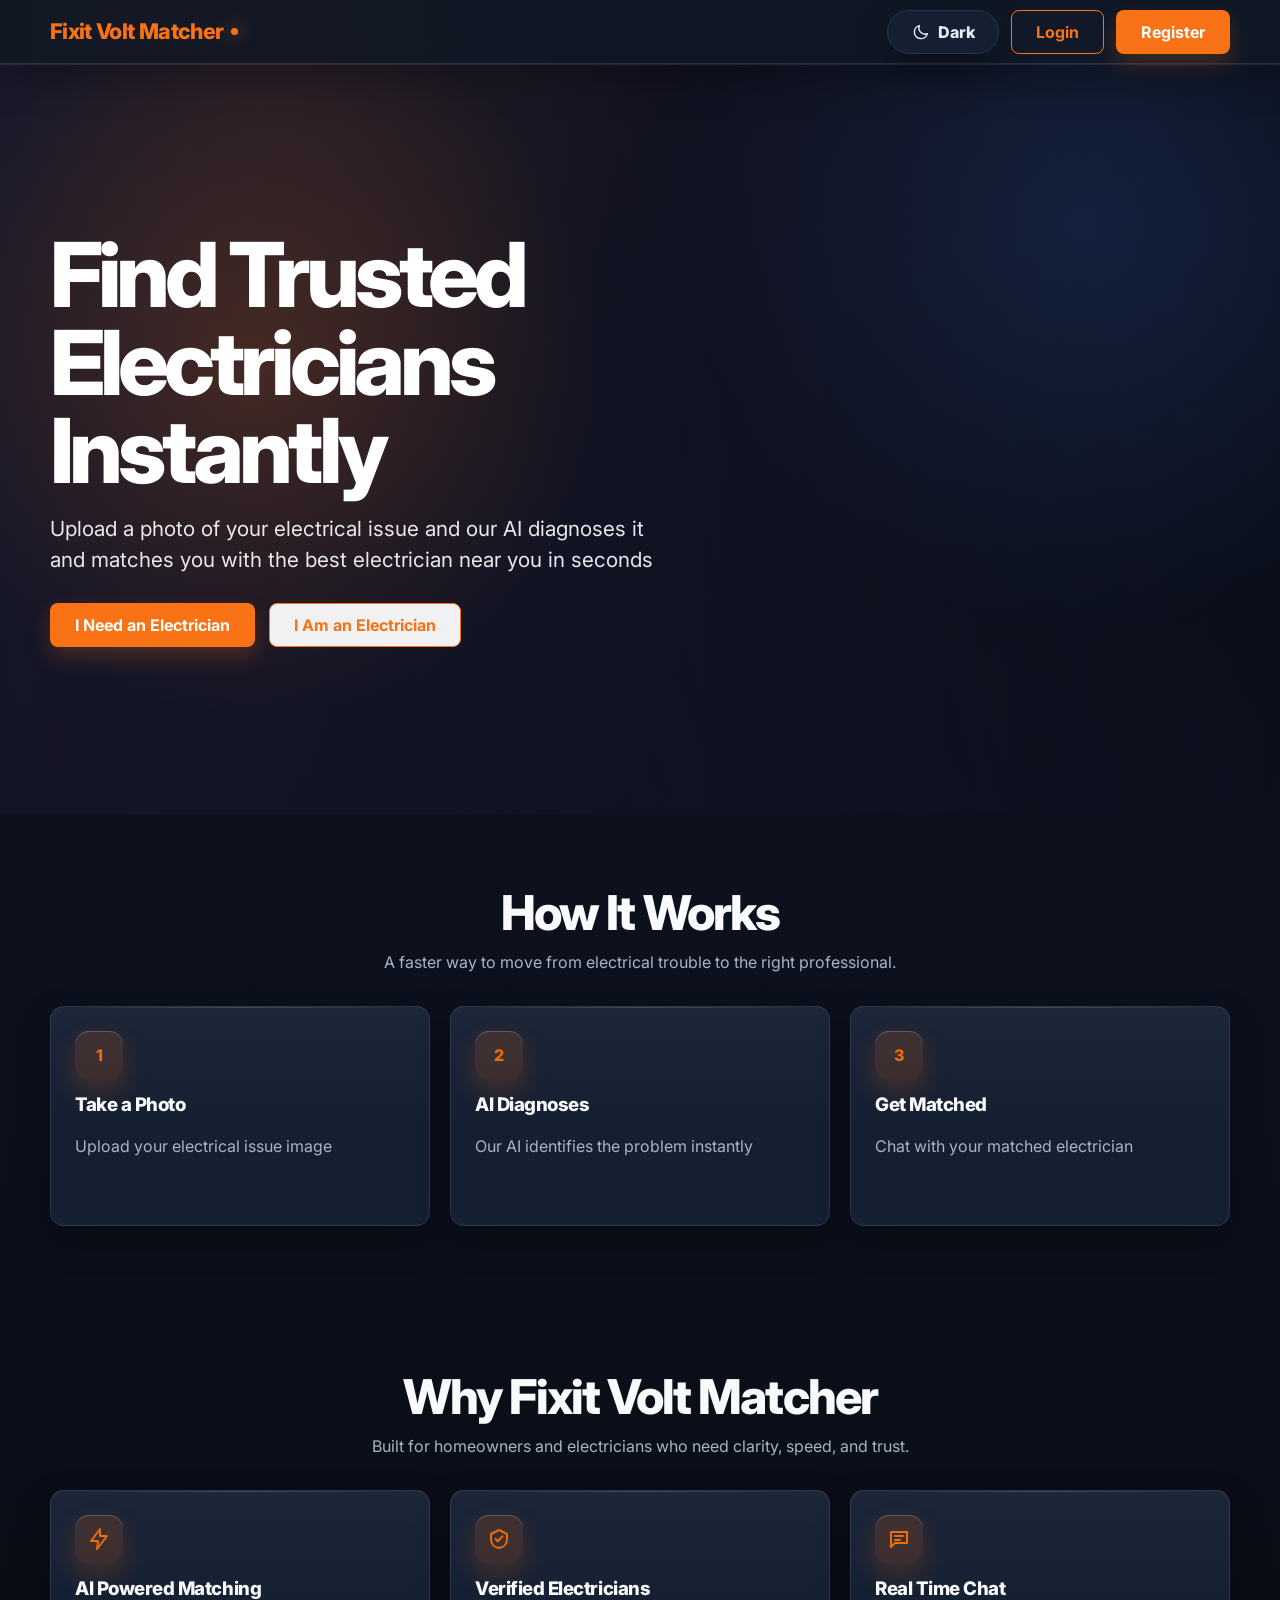
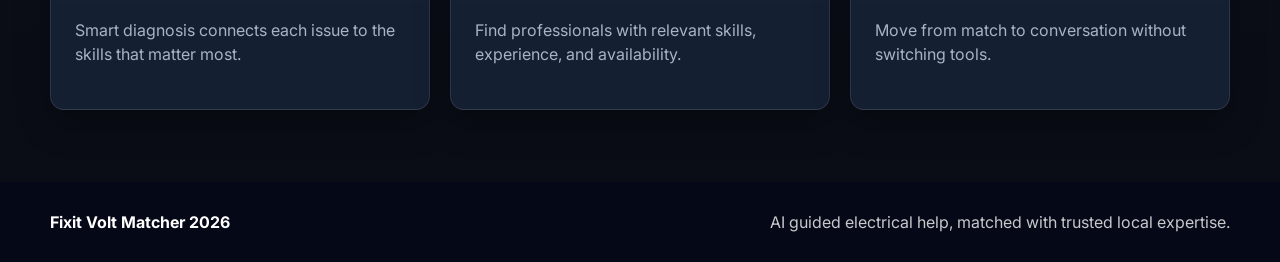
<file: index.html>
﻿<!DOCTYPE html>
<html lang="en">
<head>
  <meta charset="UTF-8">
  <meta name="viewport" content="width=device-width, initial-scale=1.0">
  <meta name="description" content="Fixit Volt Matcher connects customers with trusted electricians using AI diagnosis and smart matching.">
  <title>Fixit Volt Matcher - Trusted Electricians Instantly</title>
  <link rel="stylesheet" href="css/style.css">
  <link rel="stylesheet" href="css/ui-enhancements.css">
  <script src="js/config.js"></script>
</head>
<body>
  <nav class="navbar" aria-label="Main navigation">
    <div class="navbar-inner">
      <a class="logo" href="index.html" aria-label="Fixit Volt Matcher home">Fixit Volt Matcher</a>
      <div class="nav-actions">
        <a class="btn-secondary" href="login.html">Login</a>
        <a class="btn-primary" href="register.html">Register</a>
      </div>
      <button class="mobile-menu-toggle" type="button" aria-label="Open navigation menu" aria-controls="mobileMenu" aria-expanded="false">
        <span></span>
        <span></span>
        <span></span>
      </button>
      <div class="mobile-menu" id="mobileMenu" aria-hidden="true"></div>
    </div>
  </nav>

  <main>
    <section class="hero">
      <div class="hero-content">
        <h1>Find Trusted Electricians Instantly</h1>
        <p>Upload a photo of your electrical issue and our AI diagnoses it and matches you with the best electrician near you in seconds</p>
        <div class="hero-actions">
          <a class="btn-primary" href="register.html">I Need an Electrician</a>
          <a class="btn-secondary" href="register.html?role=electrician">I Am an Electrician</a>
        </div>
      </div>
    </section>

    <section class="section">
      <div class="page-shell">
        <div class="section-header">
          <h2>How It Works</h2>
          <p>A faster way to move from electrical trouble to the right professional.</p>
        </div>
        <div class="steps-grid">
          <article class="card">
            <div class="step-number">1</div>
            <h3>Take a Photo</h3>
            <p class="muted">Upload your electrical issue image</p>
          </article>
          <article class="card">
            <div class="step-number">2</div>
            <h3>AI Diagnoses</h3>
            <p class="muted">Our AI identifies the problem instantly</p>
          </article>
          <article class="card">
            <div class="step-number">3</div>
            <h3>Get Matched</h3>
            <p class="muted">Chat with your matched electrician</p>
          </article>
        </div>
      </div>
    </section>

    <section class="section">
      <div class="page-shell">
        <div class="section-header">
          <h2>Why Fixit Volt Matcher</h2>
          <p>Built for homeowners and electricians who need clarity, speed, and trust.</p>
        </div>
        <div class="feature-grid">
          <article class="card">
            <div class="feature-icon" aria-hidden="true">
              <svg viewBox="0 0 24 24" fill="none">
                <path d="M13 2 4 14h7l-1 8 10-13h-7l0-7Z" stroke="currentColor" stroke-width="2" stroke-linejoin="round"/>
              </svg>
            </div>
            <h3>AI Powered Matching</h3>
            <p class="muted">Smart diagnosis connects each issue to the skills that matter most.</p>
          </article>
          <article class="card">
            <div class="feature-icon" aria-hidden="true">
              <svg viewBox="0 0 24 24" fill="none">
                <path d="M12 3 20 7v5c0 5-3.4 8.5-8 9-4.6-.5-8-4-8-9V7l8-4Z" stroke="currentColor" stroke-width="2" stroke-linejoin="round"/>
                <path d="m8.5 12 2.2 2.2 4.8-5" stroke="currentColor" stroke-width="2" stroke-linecap="round" stroke-linejoin="round"/>
              </svg>
            </div>
            <h3>Verified Electricians</h3>
            <p class="muted">Find professionals with relevant skills, experience, and availability.</p>
          </article>
          <article class="card">
            <div class="feature-icon" aria-hidden="true">
              <svg viewBox="0 0 24 24" fill="none">
                <path d="M4 5h16v11H8l-4 4V5Z" stroke="currentColor" stroke-width="2" stroke-linejoin="round"/>
                <path d="M8 9h8M8 13h5" stroke="currentColor" stroke-width="2" stroke-linecap="round"/>
              </svg>
            </div>
            <h3>Real Time Chat</h3>
            <p class="muted">Move from match to conversation without switching tools.</p>
          </article>
        </div>
      </div>
    </section>
  </main>

  <footer class="site-footer">
    <div class="page-shell">
      <strong>Fixit Volt Matcher 2026</strong>
      <span>AI guided electrical help, matched with trusted local expertise.</span>
    </div>
  </footer>
</body>
</html>
</file>
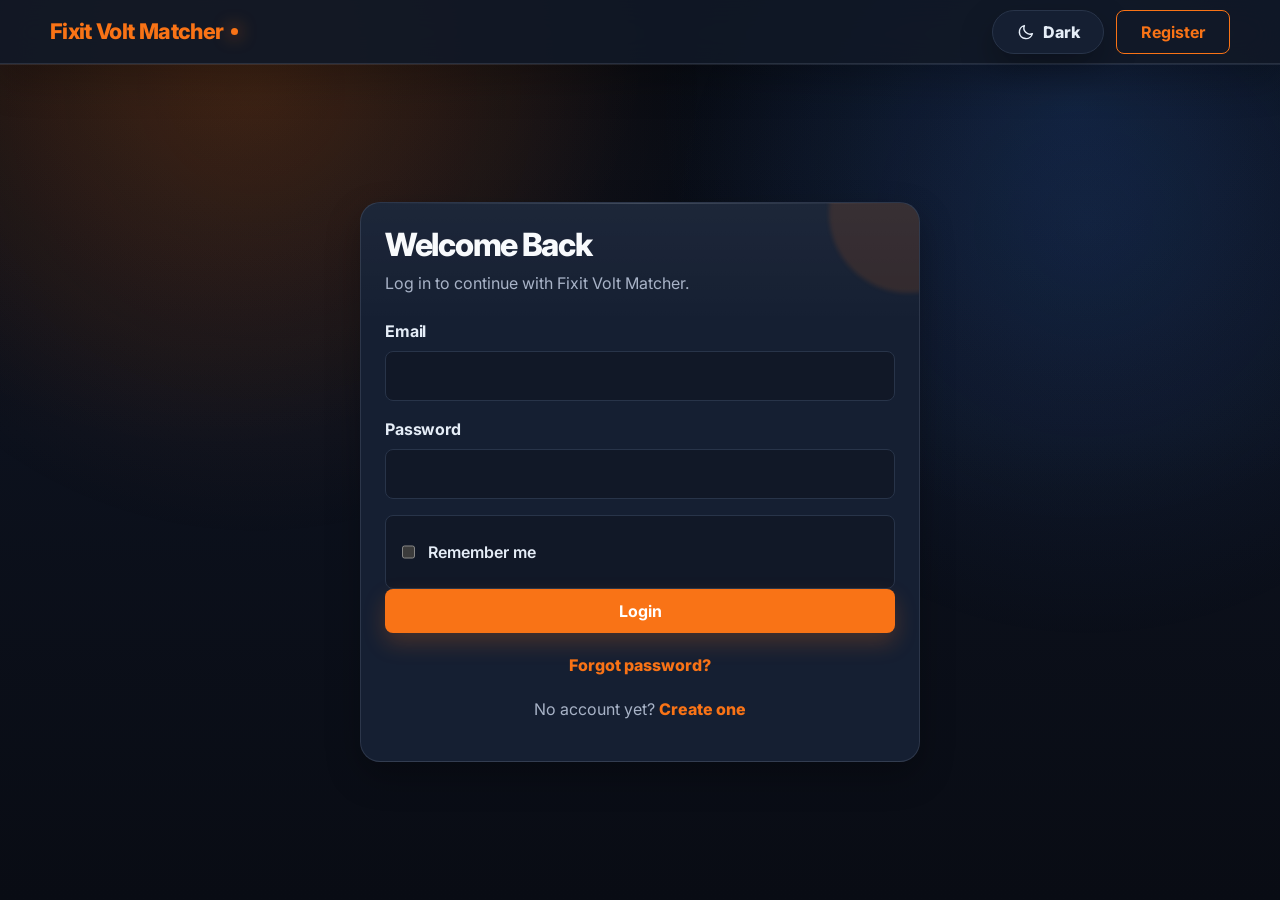
<file: login.html>
﻿<!DOCTYPE html>
<html lang="en">
<head>
  <meta charset="UTF-8">
  <meta name="viewport" content="width=device-width, initial-scale=1.0">
  <meta name="description" content="Log in to your Fixit Volt Matcher account.">
  <title>Login - Fixit Volt Matcher</title>
  <link rel="stylesheet" href="css/style.css">
  <link rel="stylesheet" href="css/ui-enhancements.css">
  <script src="js/config.js"></script>
</head>
<body>
  <nav class="navbar" aria-label="Main navigation">
    <div class="navbar-inner">
      <a class="logo" href="index.html" aria-label="Fixit Volt Matcher home">Fixit Volt Matcher</a>
      <div class="nav-actions">
        <a class="btn-secondary" href="register.html">Register</a>
      </div>
      <button class="mobile-menu-toggle" type="button" aria-label="Open navigation menu" aria-controls="mobileMenu" aria-expanded="false">
        <span></span>
        <span></span>
        <span></span>
      </button>
      <div class="mobile-menu" id="mobileMenu" aria-hidden="true"></div>
    </div>
  </nav>

  <main class="auth-page">
    <section class="card auth-card">
      <h1>Welcome Back</h1>
      <p class="auth-subtitle">Log in to continue with Fixit Volt Matcher.</p>

      <form id="loginForm" novalidate>
        <div class="form-group">
          <label for="email">Email</label>
          <input type="email" id="email" name="email" autocomplete="email" required>
        </div>

        <div class="form-group">
          <label for="password">Password</label>
          <input type="password" id="password" name="password" autocomplete="current-password" required>
        </div>

        <label class="checkbox-card">
          <input type="checkbox" id="rememberMe">
          Remember me
        </label>

        <button class="btn-primary btn-full" id="loginBtn" type="submit">Login</button>
      </form>

      <p class="auth-footer">
        <button class="text-link" id="forgotToggleBtn" type="button">Forgot password?</button>
      </p>

      <div class="forgot-panel hidden" id="forgotPanel">
        <form id="forgotForm" novalidate>
          <div class="form-group">
            <label for="forgotEmail">Email</label>
            <input type="email" id="forgotEmail" autocomplete="email" required>
          </div>
          <button class="btn-secondary btn-full" id="sendResetBtn" type="submit">Send reset link</button>
        </form>
      </div>

      <p class="auth-footer">No account yet? <a href="register.html">Create one</a></p>
    </section>
  </main>
  <script src="js/login.js"></script>
</body>
</html>
</file>
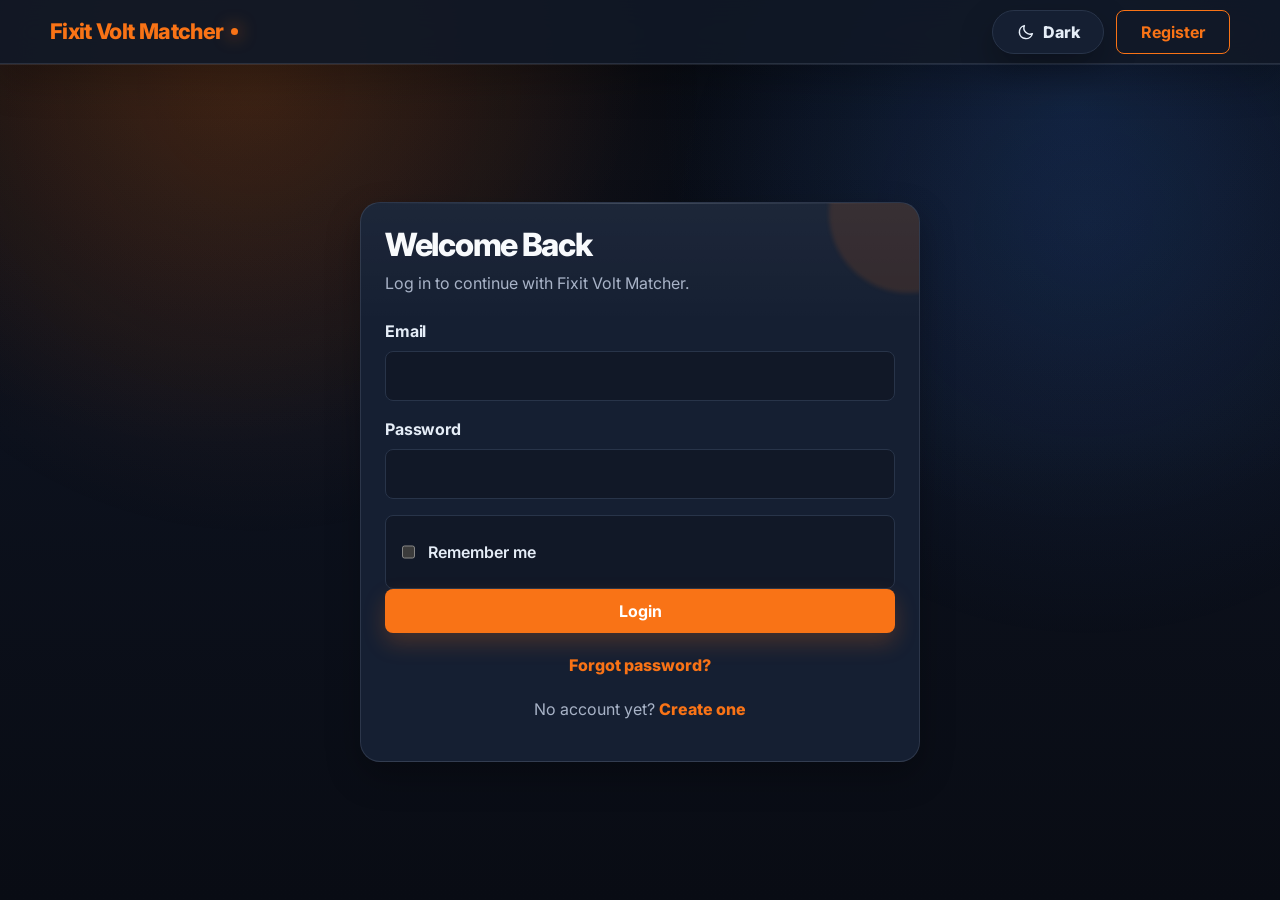
<file: profile.html>
<!DOCTYPE html>
<html lang="en">
<head>
  <meta charset="UTF-8">
  <meta name="viewport" content="width=device-width, initial-scale=1.0">
  <meta name="description" content="Manage your Fixit Volt Matcher profile.">
  <title>Profile - Fixit Volt Matcher</title>
  <link rel="stylesheet" href="css/style.css">
  <link rel="stylesheet" href="css/ui-enhancements.css">
  <script src="js/config.js"></script>
</head>
<body>
  <nav class="navbar" aria-label="Profile navigation">
    <div class="navbar-inner">
      <a class="logo" href="index.html" aria-label="Fixit Volt Matcher home">Fixit Volt Matcher</a>
      <div class="navbar-right">
        <button class="btn-danger" type="button" id="backBtn">Back</button>
      </div>
      <button class="mobile-menu-toggle" type="button" aria-label="Open navigation menu" aria-controls="mobileMenu" aria-expanded="false">
        <span></span>
        <span></span>
        <span></span>
      </button>
      <div class="mobile-menu" id="mobileMenu" aria-hidden="true"></div>
    </div>
  </nav>

  <main class="profile-page">
    <div class="profile-container">
      <section class="card profile-card">
        <div class="profile-header">
          <div class="profile-avatar" id="profileAvatar">?</div>
          <div>
            <h1>Your Profile</h1>
            <p class="profile-subtitle">Manage your account information and preferences.</p>
          </div>
        </div>

        <form id="profileForm" novalidate>
          <div class="form-section">
            <h2>Basic Information</h2>
            
            <div class="form-group">
              <label for="email">Email</label>
              <input type="email" id="email" name="email" readonly>
            </div>

            <div class="form-group">
              <label for="fullName">Full Name</label>
              <input type="text" id="fullName" name="full_name" placeholder="Your full name" required>
            </div>

            <div class="form-group">
              <label for="city">City</label>
              <select id="city" name="city" data-city-select="true" required>
                <option value="" disabled selected>Select your city</option>
              </select>
            </div>

            <div class="form-group">
              <label for="phone">Phone</label>
              <input type="tel" id="phone" name="phone" placeholder="Your phone number" required>
            </div>
          </div>

          <div class="form-section" id="electricianSection" style="display: none;">
            <h2>Professional Information</h2>

            <div class="form-group">
              <label for="bio">Bio</label>
              <textarea id="bio" name="bio" placeholder="Tell customers about yourself" rows="4"></textarea>
            </div>

            <div class="form-group">
              <label for="experience">Years of Experience</label>
              <input type="number" id="experience" name="experience_years" min="0" max="70" placeholder="0">
            </div>

            <div class="form-group">
              <label for="skills">Skills</label>
              <div id="skillsContainer" class="skills-container"></div>
              <input type="text" id="skillInput" placeholder="Add a skill and press Enter">
              <input type="hidden" id="skills" name="skills">
            </div>

            <div class="form-group">
              <label class="checkbox-card">
                <input type="checkbox" id="available" name="available">
                Available for work
              </label>
            </div>
          </div>

          <div class="form-actions">
            <button class="btn-primary" type="submit" id="saveBtn">Save Changes</button>
            <button class="btn-danger" type="button" id="deleteBtn">Delete Account</button>
          </div>
        </form>

        <div id="deleteConfirmModal" class="modal hidden">
          <div class="modal-overlay" id="deleteModalOverlay"></div>
          <div class="modal-content">
            <h2>Delete Account</h2>
            <p>Are you sure you want to delete your account? This action cannot be undone.</p>
            <p class="warning-text">All your data, profile information, and history will be permanently deleted.</p>
            <div class="modal-actions">
              <button class="btn-secondary" type="button" id="cancelDeleteBtn">Cancel</button>
              <button class="btn-danger" type="button" id="confirmDeleteBtn">Yes, Delete My Account</button>
            </div>
          </div>
        </div>
      </section>
    </div>
  </main>

  <script src="js/profile.js"></script>
</body>
</html>
</file>
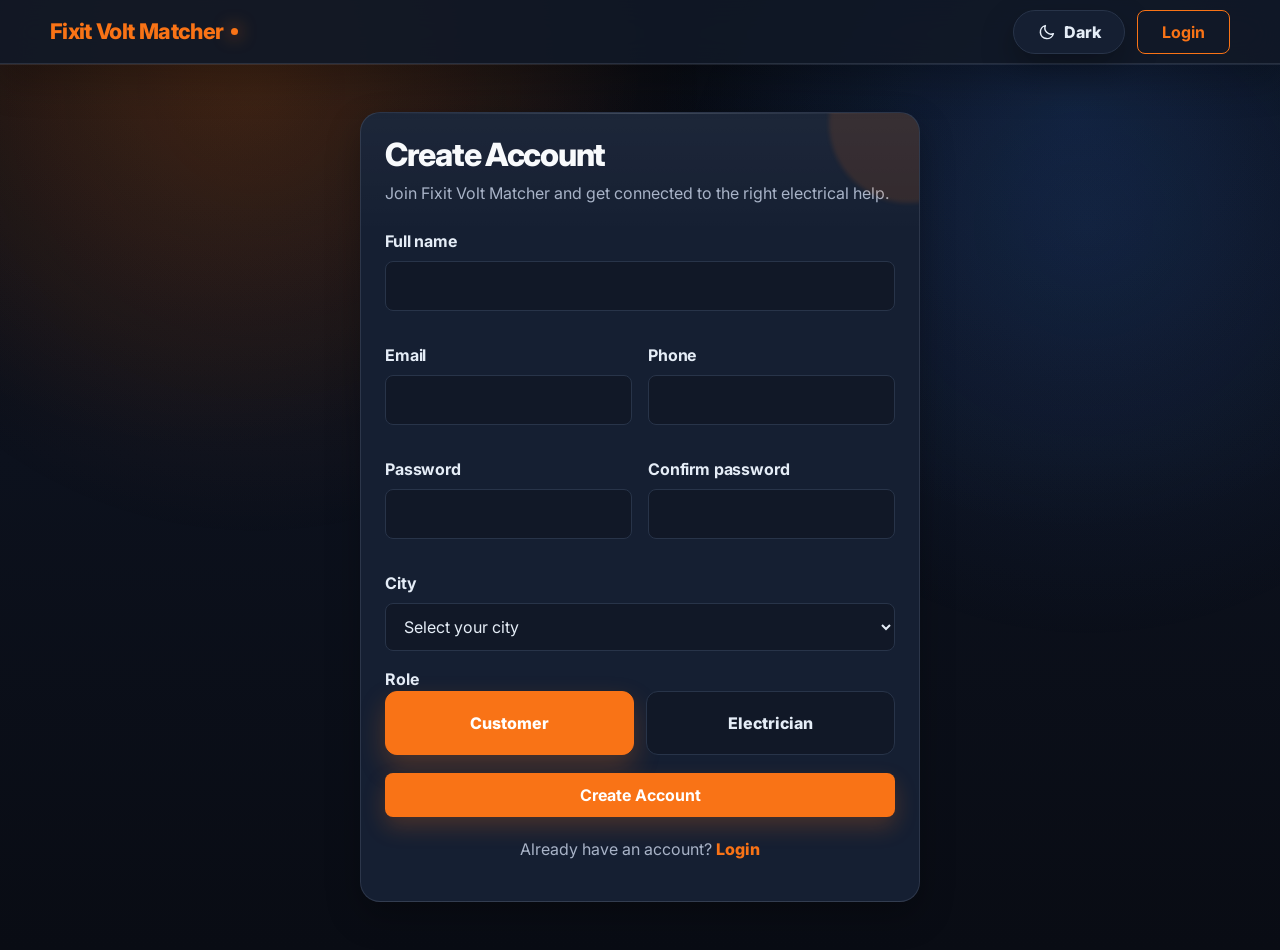
<file: register.html>
﻿<!DOCTYPE html>
<html lang="en">
<head>
  <meta charset="UTF-8">
  <meta name="viewport" content="width=device-width, initial-scale=1.0">
  <meta name="description" content="Create a Fixit Volt Matcher account as a customer or electrician.">
  <title>Register - Fixit Volt Matcher</title>
  <link rel="stylesheet" href="css/style.css">
  <link rel="stylesheet" href="css/ui-enhancements.css">
  <script src="js/config.js"></script>
</head>
<body>
  <nav class="navbar" aria-label="Main navigation">
    <div class="navbar-inner">
      <a class="logo" href="index.html" aria-label="Fixit Volt Matcher home">Fixit Volt Matcher</a>
      <div class="nav-actions">
        <a class="btn-secondary" href="login.html">Login</a>
      </div>
      <button class="mobile-menu-toggle" type="button" aria-label="Open navigation menu" aria-controls="mobileMenu" aria-expanded="false">
        <span></span>
        <span></span>
        <span></span>
      </button>
      <div class="mobile-menu" id="mobileMenu" aria-hidden="true"></div>
    </div>
  </nav>

  <main class="auth-page">
    <section class="card auth-card" id="registerCard">
      <div id="registrationFormWrap">
        <h1>Create Account</h1>
        <p class="auth-subtitle">Join Fixit Volt Matcher and get connected to the right electrical help.</p>

        <form id="registerForm" novalidate>
          <div class="form-grid">
            <div class="form-group full-width">
              <label for="fullName">Full name</label>
              <input type="text" id="fullName" name="full_name" autocomplete="name" required>
            </div>

            <div class="form-group">
              <label for="email">Email</label>
              <input type="email" id="email" name="email" autocomplete="email" required>
            </div>

            <div class="form-group">
              <label for="phone">Phone</label>
              <input type="text" id="phone" name="phone" autocomplete="tel" required>
            </div>

            <div class="form-group">
              <label for="password">Password</label>
              <input type="password" id="password" name="password" autocomplete="new-password" minlength="8" required>
            </div>

            <div class="form-group">
              <label for="confirmPassword">Confirm password</label>
              <input type="password" id="confirmPassword" name="confirm_password" autocomplete="new-password" required>
            </div>

            <div class="form-group full-width">
              <label for="city">City</label>
              <select id="city" name="city" autocomplete="address-level2" data-city-select="true" required>
                <option value="" disabled selected>Select your city</option>
              </select>
            </div>
          </div>

          <label>Role</label>
          <div class="role-toggle" role="group" aria-label="Choose account role">
            <button class="role-option is-selected" type="button" data-role="customer">Customer</button>
            <button class="role-option" type="button" data-role="electrician">Electrician</button>
          </div>

          <div id="electricianFields" class="hidden">
            <div class="form-group">
              <label>Electrical categories</label>
              <div class="skills-picker" id="skillsPicker">
                <p class="input-help">Loading categories...</p>
              </div>
            </div>

            <div class="form-group">
              <label for="bio">Bio</label>
              <textarea id="bio" name="bio" placeholder="describe your experience"></textarea>
            </div>

            <div class="form-group">
              <label for="experienceYears">Years of experience</label>
              <input type="number" id="experienceYears" name="experience_years" min="0" step="1">
            </div>
          </div>

          <button class="btn-primary btn-full" id="createAccountBtn" type="submit">Create Account</button>
        </form>

        <p class="auth-footer">Already have an account? <a href="login.html">Login</a></p>
      </div>

      <div id="otpSection" class="otp-section hidden">
        <h1>Verify Your Email</h1>
        <p class="auth-subtitle">We sent an 8 digit code to your email</p>

        <form id="otpForm" novalidate>
          <label class="hidden" for="otpCode">OTP code</label>
          <input class="otp-input" type="text" inputmode="numeric" pattern="[0-9]{8}" maxlength="8" id="otpCode" autocomplete="one-time-code" required>
          <button class="btn-primary btn-full" id="verifyOtpBtn" type="submit">Verify</button>
        </form>

        <p class="auth-footer">
          Didn't receive it?
          <button class="text-link" id="resendCodeBtn" type="button">Resend code</button>
        </p>
      </div>
    </section>
  </main>
  <script src="js/register.js"></script>
</body>
</html>
</file>
<file: css/style.css>
@import url('https://fonts.googleapis.com/css2?family=Inter:wght@400;500;600;700;800&display=swap');

:root {
  color-scheme: dark;
  --primary: #F97316;
  --primary-dark: #EA6C0A;
  --navy: #050816;
  --background: #080b12;
  --app-background:
    radial-gradient(circle at 16% 0%, rgba(249, 115, 22, 0.14), transparent 28rem),
    radial-gradient(circle at 84% 12%, rgba(59, 130, 246, 0.13), transparent 26rem),
    linear-gradient(180deg, #080b12 0%, #0c111d 48%, #090c14 100%);
  --white: #111827;
  --surface: #111827;
  --surface-elevated: #151f32;
  --surface-muted: #1e293b;
  --success: #22c55e;
  --warning: #f97316;
  --danger: #ef4444;
  --heading: #f8fafc;
  --text-primary: #e5edf7;
  --text-secondary: #a8b3c7;
  --text-inverse: #ffffff;
  --border: #283449;
  --card-border: rgba(148, 163, 184, 0.18);
  --blue: #3b82f6;
  --purple: #a78bfa;
  --gray: #64748b;
  --soft-orange: rgba(249, 115, 22, 0.16);
  --soft-green: rgba(34, 197, 94, 0.16);
  --soft-blue: rgba(59, 130, 246, 0.16);
  --soft-red: rgba(239, 68, 68, 0.16);
  --soft-purple: rgba(167, 139, 250, 0.16);
  --shadow-sm: 0 14px 34px rgba(0, 0, 0, 0.28);
  --shadow-md: 0 26px 70px rgba(0, 0, 0, 0.42);
  --nav-shadow: 0 1px 0 rgba(148, 163, 184, 0.15), 0 18px 36px rgba(0, 0, 0, 0.22);
  --overlay: rgba(3, 7, 18, 0.72);
  --loading-overlay-bg: rgba(8, 11, 18, 0.72);
  --navbar-height: 64px;
}

html[data-theme="light"] {
  color-scheme: light;
  --navy: #232136;
  --background: #faf9f7;
  --app-background: #faf9f7;
  --white: #fffbf8;
  --surface: #fefdfb;
  --surface-elevated: #fefdfb;
  --surface-muted: #f5f4f2;
  --heading: #2f2f2f;
  --text-primary: #3a3a3a;
  --text-secondary: #74706a;
  --text-inverse: #ffffff;
  --border: #e8e6e2;
  --card-border: rgba(232, 230, 226, 0.9);
  --blue: #2563eb;
  --purple: #7c3aed;
  --gray: #7a746d;
  --soft-orange: #ffedd5;
  --soft-green: #dcfce7;
  --soft-blue: #dbeafe;
  --soft-red: #fee2e2;
  --soft-purple: #ede9fe;
  --shadow-sm: 0 4px 14px rgba(62, 54, 45, 0.08);
  --shadow-md: 0 16px 40px rgba(62, 54, 45, 0.12);
  --nav-shadow: 0 1px 12px rgba(62, 54, 45, 0.08);
  --overlay: rgba(35, 33, 54, 0.52);
  --loading-overlay-bg: rgba(250, 249, 247, 0.78);
}

* {
  box-sizing: border-box;
}

html {
  min-height: 100%;
  overflow-x: hidden;
  scroll-behavior: smooth;
}

body {
  opacity: 0;
  min-height: 100%;
  margin: 0;
  padding-top: var(--navbar-height);
  overflow-x: hidden;
  background: var(--app-background);
  color: var(--text-primary);
  font-family: 'Inter', system-ui, -apple-system, BlinkMacSystemFont, 'Segoe UI', sans-serif;
  font-size: 16px;
  line-height: 1.5;
  transition: opacity 300ms ease, background 180ms ease, color 180ms ease;
}

body.page-ready {
  opacity: 1;
}

body.chat-page-body {
  padding-top: 0;
  overflow: hidden;
}

a {
  color: inherit;
  text-decoration: none;
}

img {
  display: block;
  max-width: 100%;
}

button,
input,
textarea,
select {
  font: inherit;
}

button {
  cursor: pointer;
}

button:disabled,
input:disabled,
textarea:disabled,
select:disabled {
  cursor: not-allowed;
  opacity: 0.68;
}

h1,
h2,
h3,
h4,
p {
  margin-top: 0;
}

h1,
h2,
h3,
h4 {
  color: var(--heading);
  font-weight: 800;
  line-height: 1.12;
}

.hidden {
  display: none !important;
}

.page-shell {
  width: min(1180px, calc(100% - 32px));
  margin: 0 auto;
}

.section {
  padding: 72px 0;
}

.section-header {
  max-width: 680px;
  margin: 0 auto 32px;
  text-align: center;
}

.section-header h2 {
  margin-bottom: 10px;
  font-size: clamp(2rem, 4vw, 3rem);
}

.section-header p {
  color: var(--text-secondary);
}

.navbar {
  position: fixed;
  top: 0;
  right: 0;
  left: 0;
  z-index: 1000;
  height: var(--navbar-height);
  background: var(--surface);
  background: color-mix(in srgb, var(--surface) 92%, transparent);
  box-shadow: var(--nav-shadow);
  backdrop-filter: blur(14px);
}

.navbar-inner {
  position: relative;
  display: flex;
  align-items: center;
  justify-content: space-between;
  width: min(1180px, calc(100% - 32px));
  height: 100%;
  margin: 0 auto;
  gap: 18px;
}

.logo {
  display: inline-flex;
  align-items: center;
  gap: 6px;
  color: var(--primary);
  font-size: clamp(1.05rem, 2vw, 1.35rem);
  font-weight: 800;
  line-height: 1.05;
  white-space: nowrap;
}

.nav-actions,
.nav-links,
.navbar-right {
  display: flex;
  align-items: center;
  gap: 12px;
}

.theme-toggle-btn {
  display: inline-flex;
  align-items: center;
  justify-content: center;
  gap: 8px;
  min-width: 112px;
  min-height: 42px;
  padding: 9px 14px;
  border: 1px solid var(--border);
  border-radius: 999px;
  background: var(--surface-elevated);
  color: var(--text-primary);
  box-shadow: inset 0 1px 0 rgba(255, 255, 255, 0.04);
  font-weight: 800;
  transition: transform 160ms ease, border-color 160ms ease, background 160ms ease, color 160ms ease;
}

.theme-toggle-btn:hover {
  transform: translateY(-1px);
  border-color: var(--primary);
  color: var(--primary);
}

.theme-toggle-btn svg {
  width: 18px;
  height: 18px;
  flex: 0 0 auto;
}

.chat-header .theme-toggle-btn {
  margin-left: auto;
}

.nav-link {
  color: var(--text-secondary);
  font-weight: 600;
  transition: color 160ms ease;
}

.nav-link:hover {
  color: var(--primary);
}

.mobile-menu-toggle {
  display: none;
  place-items: center;
  width: 42px;
  min-width: 42px;
  height: 42px;
  padding: 0;
  border: 1px solid var(--border);
  border-radius: 8px;
  background: var(--surface-elevated);
  color: var(--text-primary);
}

.mobile-menu-toggle span {
  display: block;
  width: 19px;
  height: 2px;
  border-radius: 999px;
  background: currentColor;
}

.mobile-menu-toggle span + span {
  margin-top: 4px;
}

.mobile-menu {
  position: absolute;
  top: calc(100% + 8px);
  right: 0;
  z-index: 1100;
  display: none;
  width: min(320px, calc(100vw - 24px));
  padding: 12px;
  border: 1px solid var(--border);
  border-radius: 12px;
  background: var(--surface);
  box-shadow: var(--shadow-md);
}

.navbar.is-menu-open .mobile-menu,
.chat-header.is-menu-open .mobile-menu {
  display: grid;
  gap: 10px;
}

.mobile-menu .nav-actions,
.mobile-menu .nav-links,
.mobile-menu .navbar-right,
.mobile-menu .tab-nav {
  display: grid;
  width: 100%;
  max-width: none;
  height: auto;
  gap: 10px;
  overflow: visible;
}

.mobile-menu .btn-primary,
.mobile-menu .btn-secondary,
.mobile-menu .btn-danger,
.mobile-menu .btn-ghost,
.mobile-menu .tab-button,
.mobile-menu-link {
  width: 100%;
  min-height: 42px;
}

.mobile-menu .tab-button {
  height: auto;
  padding: 10px 12px;
  border: 1px solid var(--border);
  border-radius: 8px;
  background: var(--surface-elevated);
  text-align: left;
}

.mobile-menu .tab-button::after {
  display: none;
}

.mobile-menu .tab-button.is-active {
  border-color: var(--primary);
  background: var(--soft-orange);
}

.mobile-menu .switch-wrap {
  justify-content: space-between;
  width: 100%;
  min-height: 42px;
  padding: 10px 12px;
  border: 1px solid var(--border);
  border-radius: 8px;
  background: var(--surface-elevated);
}

.mobile-menu-link {
  border: 1px solid var(--border);
  border-radius: 8px;
  background: var(--surface-elevated);
  color: var(--text-primary);
  font-weight: 800;
  text-align: left;
}

.quick-image-trigger {
  cursor: pointer;
}

.btn,
.btn-primary,
.btn-secondary,
.btn-danger,
.btn-outline-danger,
.btn-success,
.btn-ghost {
  display: inline-flex;
  align-items: center;
  justify-content: center;
  min-height: 44px;
  padding: 10px 24px;
  border: 1px solid transparent;
  border-radius: 8px;
  font-weight: 700;
  line-height: 1;
  transition: transform 160ms ease, background 160ms ease, border-color 160ms ease, color 160ms ease, box-shadow 160ms ease;
}

.btn-small {
  min-height: 36px;
  padding: 8px 14px;
  font-size: 0.9rem;
}

.btn-primary.is-loading,
.btn-secondary.is-loading,
.btn-danger.is-loading,
.btn-outline-danger.is-loading,
.btn-success.is-loading,
.btn-ghost.is-loading {
  gap: 8px;
  pointer-events: none;
}

.btn-spinner {
  width: 16px;
  height: 16px;
  border: 2px solid currentColor;
  border-right-color: transparent;
  border-radius: 50%;
  animation: spin 700ms linear infinite;
}

.btn:hover,
.btn-primary:hover,
.btn-secondary:hover,
.btn-danger:hover,
.btn-outline-danger:hover,
.btn-success:hover,
.btn-ghost:hover {
  transform: translateY(-1px);
}

.btn-primary {
  background: var(--primary);
  color: var(--text-inverse);
  box-shadow: 0 10px 22px rgba(249, 115, 22, 0.22);
}

.btn-primary:hover {
  background: var(--primary-dark);
}

.btn-secondary {
  background: var(--white);
  border-color: var(--primary);
  color: var(--primary);
}

.btn-secondary:hover {
  background: var(--soft-orange);
}

.btn-danger {
  background: var(--danger);
  color: var(--text-inverse);
}

.btn-danger:hover {
  background: #dc2626;
}

.btn-outline-danger {
  background: var(--white);
  border-color: var(--danger);
  color: var(--danger);
}

.btn-outline-danger:hover {
  background: var(--soft-red);
}

.btn-success {
  background: var(--success);
  color: var(--text-inverse);
}

.btn-success:hover {
  background: #16a34a;
}

.btn-ghost {
  background: transparent;
  border-color: var(--border);
  color: var(--text-secondary);
}

.btn-ghost:hover {
  border-color: var(--primary);
  color: var(--primary);
}

.btn-full {
  width: 100%;
}

.icon-btn {
  width: 42px;
  min-width: 42px;
  height: 42px;
  padding: 0;
  border-radius: 50%;
}

.card {
  background:
    linear-gradient(180deg, rgba(255, 255, 255, 0.035), transparent 120px),
    var(--surface-elevated);
  border: 1px solid var(--card-border);
  border-radius: 12px;
  box-shadow: var(--shadow-sm);
  padding: 24px;
}

html[data-theme="light"] .card {
  background: var(--surface-elevated);
}

.hero {
  position: relative;
  display: grid;
  align-items: center;
  min-height: calc(100vh - var(--navbar-height) - 86px);
  padding: 86px 0;
  overflow: hidden;
  background:
    linear-gradient(90deg, rgba(26, 26, 46, 0.9), rgba(26, 26, 46, 0.56), rgba(26, 26, 46, 0.12)),
    url('https://images.unsplash.com/photo-1621905252507-b35492cc74b4?auto=format&fit=crop&w=1800&q=80') center / cover;
}

.hero-content {
  width: min(720px, calc(100% - 32px));
  margin: 0 auto;
  margin-left: max(16px, calc((100% - 1180px) / 2));
  color: var(--text-inverse);
}

.hero h1 {
  max-width: 760px;
  margin-bottom: 18px;
  color: var(--text-inverse);
  font-size: clamp(2.7rem, 7vw, 5.6rem);
  line-height: 0.98;
}

.hero p {
  max-width: 670px;
  margin-bottom: 28px;
  color: rgba(255, 255, 255, 0.9);
  font-size: clamp(1.05rem, 2vw, 1.3rem);
}

.hero-actions {
  display: flex;
  flex-wrap: wrap;
  gap: 14px;
}

.hero .btn-secondary {
  background: rgba(255, 255, 255, 0.94);
}

.steps-grid,
.feature-grid {
  display: grid;
  grid-template-columns: repeat(3, minmax(0, 1fr));
  gap: 20px;
}

.step-number,
.feature-icon,
.option-icon {
  display: inline-grid;
  place-items: center;
  width: 48px;
  height: 48px;
  margin-bottom: 16px;
  border-radius: 14px;
  background: var(--soft-orange);
  color: var(--primary-dark);
  font-weight: 800;
}

.feature-icon svg,
.option-icon svg,
.ai-float-btn svg,
.empty-icon svg {
  width: 24px;
  height: 24px;
}

.site-footer {
  padding: 28px 0;
  background: var(--navy);
  color: rgba(255, 255, 255, 0.78);
}

.site-footer .page-shell {
  display: flex;
  align-items: center;
  justify-content: space-between;
  gap: 16px;
}

.site-footer strong {
  color: var(--text-inverse);
}

.auth-page {
  display: grid;
  place-items: center;
  min-height: calc(100vh - var(--navbar-height));
  padding: 48px 16px;
}

.auth-card {
  width: min(560px, 100%);
}

.auth-card h1 {
  margin-bottom: 8px;
  font-size: 2rem;
}

.auth-subtitle {
  margin-bottom: 24px;
  color: var(--text-secondary);
}

.form-grid {
  display: grid;
  grid-template-columns: repeat(2, minmax(0, 1fr));
  gap: 16px;
}

.form-group {
  display: grid;
  gap: 8px;
  margin-bottom: 16px;
}

.form-group.full-width {
  grid-column: 1 / -1;
}

label {
  color: var(--text-primary);
  font-weight: 700;
}

input,
textarea,
select {
  width: 100%;
  border: 1px solid var(--border);
  border-radius: 8px;
  background: var(--white);
  color: var(--text-primary);
  outline: none;
  padding: 12px 14px;
  transition: border-color 160ms ease, box-shadow 160ms ease;
}

html[data-theme="light"] input,
html[data-theme="light"] textarea,
html[data-theme="light"] select {
  background: #fffbf8;
}

textarea {
  min-height: 118px;
  resize: vertical;
}

input:focus,
textarea:focus,
select:focus {
  border-color: var(--primary);
  box-shadow: 0 0 0 4px rgba(249, 115, 22, 0.14);
}

input.is-invalid,
textarea.is-invalid,
select.is-invalid {
  border-color: var(--danger);
  box-shadow: 0 0 0 4px rgba(239, 68, 68, 0.14);
}

.field-error-message {
  margin: -2px 0 0;
  color: var(--danger);
  font-size: 0.86rem;
  font-weight: 700;
}

.input-help {
  color: var(--text-secondary);
  font-size: 0.9rem;
}

.role-toggle {
  display: grid;
  grid-template-columns: repeat(2, minmax(0, 1fr));
  gap: 12px;
  margin-bottom: 18px;
}

.role-option {
  min-height: 64px;
  border: 1px solid var(--border);
  border-radius: 12px;
  background: var(--white);
  color: var(--text-primary);
  font-weight: 800;
  transition: background 160ms ease, color 160ms ease, border-color 160ms ease, box-shadow 160ms ease;
}

.role-option.is-selected {
  background: var(--primary);
  border-color: var(--primary);
  color: var(--text-inverse);
  box-shadow: 0 12px 26px rgba(249, 115, 22, 0.25);
}

.skill-checkbox-grid {
  display: grid;
  grid-template-columns: repeat(2, minmax(0, 1fr));
  gap: 10px;
}

.skills-picker {
  display: grid;
  gap: 16px;
}

.skill-group {
  display: grid;
  gap: 10px;
}

.skill-group-title {
  margin: 0;
  color: var(--text-secondary);
  font-size: 0.9rem;
  font-weight: 800;
}

.checkbox-card {
  display: flex;
  align-items: center;
  gap: 10px;
  min-height: 46px;
  padding: 10px 12px;
  border: 1px solid var(--border);
  border-radius: 8px;
  background: var(--white);
  color: var(--text-primary);
  font-weight: 600;
}

.checkbox-card input {
  width: auto;
  accent-color: var(--primary);
}

.auth-footer {
  margin-top: 20px;
  color: var(--text-secondary);
  text-align: center;
}

.auth-footer a,
.text-link {
  border: 0;
  background: transparent;
  color: var(--primary);
  font-weight: 800;
  padding: 0;
}

.forgot-panel {
  margin-top: 18px;
  padding-top: 18px;
  border-top: 1px solid var(--border);
}

.otp-section {
  text-align: center;
}

.otp-input {
  max-width: 220px;
  margin: 0 auto 16px;
  text-align: center;
  font-size: 1.4rem;
  font-weight: 800;
}

.dashboard {
  padding: 28px 0 96px;
}

.dashboard-header {
  display: flex;
  align-items: flex-start;
  justify-content: space-between;
  gap: 18px;
  margin-bottom: 22px;
}

.dashboard-title h1 {
  margin-bottom: 6px;
  font-size: clamp(1.8rem, 4vw, 2.7rem);
}

.dashboard-title p {
  color: var(--text-secondary);
}

.tab-nav {
  display: flex;
  align-items: center;
  gap: 18px;
  height: 100%;
}

.tab-button {
  position: relative;
  height: var(--navbar-height);
  border: 0;
  background: transparent;
  color: var(--text-secondary);
  font-weight: 800;
  white-space: nowrap;
}

.tab-button::after {
  position: absolute;
  right: 0;
  bottom: 0;
  left: 0;
  height: 3px;
  border-radius: 3px 3px 0 0;
  background: transparent;
  content: '';
}

.tab-button.is-active {
  color: var(--primary);
}

.tab-button.is-active::after {
  background: var(--primary);
}

.section-panel {
  display: grid;
  gap: 22px;
}

.filter-bar {
  display: flex;
  align-items: center;
  gap: 12px;
  flex-wrap: wrap;
}

.filter-bar .form-group {
  flex: 1 1 220px;
  margin-bottom: 0;
}

.filter-bar .btn-primary {
  min-height: 46px;
  padding-top: 12px;
  padding-bottom: 12px;
  align-self: flex-end;
}

.catalog-grid {
  display: grid;
  grid-template-columns: repeat(3, minmax(0, 1fr));
  gap: 20px;
}

.electrician-card,
.job-card {
  display: flex;
  flex-direction: column;
  gap: 14px;
}

.electrician-card-header {
  display: flex;
  align-items: center;
  gap: 14px;
}

.avatar {
  display: inline-grid;
  place-items: center;
  flex: 0 0 auto;
  width: 54px;
  height: 54px;
  border-radius: 50%;
  background: var(--primary);
  color: var(--text-inverse);
  font-weight: 800;
}

.card-title {
  margin: 0;
  font-size: 1.1rem;
}

.muted {
  color: var(--text-secondary);
}

.location-line,
.meta-line {
  display: flex;
  align-items: center;
  gap: 6px;
  color: var(--text-secondary);
}

.tag-list {
  display: flex;
  flex-wrap: wrap;
  gap: 8px;
}

.skill-tag {
  display: inline-flex;
  align-items: center;
  min-height: 26px;
  padding: 4px 10px;
  border-radius: 999px;
  background: var(--soft-orange);
  color: var(--primary-dark);
  font-size: 0.84rem;
  font-weight: 800;
}

.rating {
  color: var(--primary);
  font-weight: 800;
}

.badge {
  display: inline-flex;
  align-items: center;
  width: fit-content;
  min-height: 28px;
  padding: 5px 10px;
  border-radius: 999px;
  color: var(--text-inverse);
  font-size: 0.82rem;
  font-weight: 800;
}

.badge-neutral,
.badge-status-pending {
  background: var(--gray);
}

.badge-severity-low,
.badge-status-accepted,
.badge-available {
  background: var(--success);
}

.badge-severity-medium,
.badge-warning {
  background: var(--warning);
}

.badge-severity-high,
.badge-status-rejected,
.badge-unavailable {
  background: var(--danger);
}

.badge-status-matched {
  background: var(--blue);
}

.badge-status-completed {
  background: var(--purple);
}

.badge-soft {
  background: var(--surface-muted);
  color: var(--text-secondary);
}

.card-actions {
  display: flex;
  flex-wrap: wrap;
  gap: 10px;
  margin-top: auto;
}

.modal-action-row {
  margin-top: 20px;
}

.post-layout {
  display: grid;
  grid-template-columns: minmax(0, 1fr) 360px;
  gap: 22px;
  align-items: start;
}

.option-stack {
  display: grid;
  gap: 16px;
}

.option-card {
  border: 1px solid var(--border);
  border-radius: 12px;
  background: var(--white);
  box-shadow: var(--shadow-sm);
  padding: 22px;
}

.option-card.is-primary {
  border-color: var(--primary);
  box-shadow: 0 16px 36px rgba(249, 115, 22, 0.16);
}

.option-card .btn-full + .btn-full {
  margin-top: 10px;
}

.image-preview {
  display: none;
  width: 100%;
  max-height: 260px;
  object-fit: cover;
  border: 1px solid var(--border);
  border-radius: 12px;
  margin-top: 10px;
}

.image-preview.is-visible {
  display: block;
}

.image-preview-wrap {
  display: none;
  gap: 12px;
  margin-top: 10px;
}

.image-preview-wrap.is-visible {
  display: grid;
}

.image-preview-meta {
  display: flex;
  align-items: center;
  justify-content: space-between;
  gap: 12px;
  padding: 10px 12px;
  border: 1px solid var(--border);
  border-radius: 8px;
  background: var(--surface-muted);
}

.image-preview-text {
  min-width: 0;
}

.image-preview-name {
  display: block;
  overflow: hidden;
  color: var(--text-primary);
  font-weight: 800;
  text-overflow: ellipsis;
  white-space: nowrap;
}

.image-preview-size {
  color: var(--text-secondary);
  font-size: 0.86rem;
}

.image-remove-btn {
  display: inline-grid;
  place-items: center;
  flex: 0 0 auto;
  width: 34px;
  height: 34px;
  border: 1px solid var(--border);
  border-radius: 50%;
  background: var(--white);
  color: var(--danger);
  font-size: 1.1rem;
  font-weight: 800;
}

.diagnosis-card {
  border-left: 5px solid var(--primary);
}

.matches-list,
.jobs-list,
.modal-matches {
  display: grid;
  gap: 16px;
}

.match-card {
  display: grid;
  gap: 12px;
}

.match-score {
  display: flex;
  align-items: center;
  justify-content: space-between;
  gap: 12px;
  color: var(--text-secondary);
  font-size: 0.9rem;
  font-weight: 800;
}

.match-score-bar {
  width: 100%;
  height: 10px;
  overflow: hidden;
  border-radius: 999px;
  background: var(--surface-muted);
}

.match-score-fill {
  width: 0%;
  height: 100%;
  border-radius: inherit;
  background: var(--primary);
  transition: width 220ms ease;
}

.empty-state {
  display: grid;
  place-items: center;
  min-height: 260px;
  padding: 32px;
  color: var(--text-secondary);
  text-align: center;
}

.empty-icon {
  display: inline-grid;
  place-items: center;
  width: 58px;
  height: 58px;
  margin-bottom: 14px;
  border-radius: 50%;
  background: var(--soft-orange);
  color: var(--primary);
}

.empty-illustration {
  display: inline-grid;
  place-items: center;
  width: 76px;
  height: 76px;
  margin-bottom: 14px;
  border-radius: 24px;
  background:
    radial-gradient(circle at 30% 22%, rgba(255, 255, 255, 0.22), transparent 14px),
    var(--soft-orange);
  color: var(--primary);
}

.empty-illustration svg {
  width: 38px;
  height: 38px;
}

.ai-float-btn {
  position: fixed;
  right: 24px;
  bottom: 24px;
  z-index: 900;
  display: grid;
  place-items: center;
  width: 56px;
  height: 56px;
  border: 0;
  border-radius: 50%;
  background: var(--primary);
  color: var(--text-inverse);
  box-shadow: 0 16px 34px rgba(249, 115, 22, 0.36);
  transition: transform 160ms ease, background 160ms ease;
}

.ai-float-btn:hover {
  background: var(--primary-dark);
  transform: scale(1.05);
}

.modal-overlay {
  position: fixed;
  inset: 0;
  z-index: 2000;
  display: none;
  align-items: center;
  justify-content: center;
  padding: 20px;
  background: var(--overlay);
}

.modal-overlay.is-open {
  display: flex;
}

.modal-box {
  position: relative;
  width: min(560px, 100%);
  max-height: calc(100vh - 40px);
  overflow: auto;
  border-radius: 16px;
  background: var(--white);
  box-shadow: var(--shadow-md);
  padding: 32px;
}

.modal-box.modal-wide {
  width: min(820px, 100%);
}

.modal-close {
  position: absolute;
  top: 14px;
  right: 14px;
  display: grid;
  place-items: center;
  width: 36px;
  height: 36px;
  border: 1px solid var(--border);
  border-radius: 50%;
  background: var(--white);
  color: var(--text-secondary);
  font-size: 1.1rem;
}

.modal-close:hover {
  color: var(--danger);
  border-color: var(--danger);
}

.detail-list {
  display: grid;
  gap: 12px;
}

.detail-row {
  display: grid;
  grid-template-columns: 150px minmax(0, 1fr);
  gap: 12px;
  padding-bottom: 12px;
  border-bottom: 1px solid var(--border);
}

.detail-row strong {
  color: var(--heading);
}

.job-image {
  width: 100%;
  max-height: 360px;
  object-fit: cover;
  border-radius: 12px;
  border: 1px solid var(--border);
}

.switch-wrap {
  display: inline-flex;
  align-items: center;
  gap: 10px;
  color: var(--text-secondary);
  font-weight: 800;
}

.switch {
  position: relative;
  width: 52px;
  height: 30px;
}

.switch input {
  width: 0;
  height: 0;
  opacity: 0;
}

.switch-slider {
  position: absolute;
  inset: 0;
  border-radius: 999px;
  background: var(--surface-muted);
  transition: background 160ms ease;
}

.switch-slider::before {
  position: absolute;
  top: 4px;
  left: 4px;
  width: 22px;
  height: 22px;
  border-radius: 50%;
  background: var(--text-inverse);
  box-shadow: 0 1px 4px rgba(0, 0, 0, 0.24);
  transition: transform 160ms ease;
  content: '';
}

.switch input:checked + .switch-slider {
  background: var(--success);
}

.switch input:checked + .switch-slider::before {
  transform: translateX(22px);
}

.line-clamp {
  display: -webkit-box;
  overflow: hidden;
  -webkit-box-orient: vertical;
  -webkit-line-clamp: 2;
}

.chat-container {
  display: flex;
  flex-direction: column;
  height: 100vh;
  height: 100dvh;
  background: var(--app-background);
}

.chat-header {
  position: relative;
  flex: 0 0 auto;
  z-index: 1000;
  display: flex;
  align-items: center;
  gap: 14px;
  height: 72px;
  padding: 0 20px;
  background: var(--surface);
  background: color-mix(in srgb, var(--surface) 92%, transparent);
  box-shadow: var(--nav-shadow);
  backdrop-filter: blur(14px);
}

.chat-title-wrap {
  min-width: 0;
}

.chat-title-wrap h1 {
  margin: 0 0 4px;
  overflow: hidden;
  font-size: 1.1rem;
  text-overflow: ellipsis;
  white-space: nowrap;
}

.messages-area {
  display: flex;
  flex: 1 1 auto;
  flex-direction: column;
  gap: 12px;
  width: min(900px, 100%);
  margin: 0 auto;
  overflow-y: auto;
  padding: 24px 16px;
}

.chat-bubble-row {
  display: flex;
  flex-direction: column;
  gap: 4px;
  max-width: 85%;
}

.chat-bubble-row.mine {
  align-self: flex-end;
  align-items: flex-end;
}

.chat-bubble-row.other {
  align-self: flex-start;
  align-items: flex-start;
}

.chat-bubble {
  max-width: 100%;
  border-radius: 16px;
  padding: 10px 16px;
  overflow-wrap: anywhere;
  white-space: pre-wrap;
}

.chat-bubble-mine {
  margin-left: auto;
  background: var(--primary);
  color: var(--text-inverse);
}

.chat-bubble-other {
  margin-right: auto;
  background: var(--surface-muted);
  color: var(--text-primary);
}

.chat-message-image {
  width: min(280px, 100%);
  max-height: 260px;
  object-fit: cover;
  border-radius: 12px;
  border: 1px solid rgba(255, 255, 255, 0.18);
}

.chat-message-text.has-image {
  margin-top: 8px;
}

.chat-time {
  display: inline-flex;
  align-items: center;
  gap: 5px;
  color: var(--text-secondary);
  font-size: 0.78rem;
}

.message-status-icon {
  position: relative;
  display: inline-grid;
  place-items: center;
  width: 13px;
  height: 13px;
  color: var(--text-secondary);
  font-size: 0.82rem;
  line-height: 1;
}

.message-status-pending {
  border: 1.5px solid currentColor;
  border-radius: 50%;
}

.message-status-pending::before,
.message-status-pending::after {
  position: absolute;
  top: 50%;
  left: 50%;
  width: 1.5px;
  border-radius: 999px;
  background: currentColor;
  content: '';
  transform-origin: 50% 0;
}

.message-status-pending::before {
  height: 4px;
  transform: translate(-50%, -100%);
}

.message-status-pending::after {
  height: 3px;
  transform: translate(-50%, -100%) rotate(90deg);
}

.chat-input-area {
  position: relative;
  flex: 0 0 auto;
  z-index: 1000;
  background: var(--white);
  border-top: 1px solid var(--border);
  padding: 14px 16px;
}

.chat-form {
  display: flex;
  flex-wrap: wrap;
  align-items: flex-end;
  width: min(900px, 100%);
  margin: 0 auto;
  gap: 10px;
}

.chat-form textarea {
  flex: 1 1 260px;
  min-height: 46px;
  max-height: 120px;
  resize: none;
}

.chat-form .field-error-message {
  flex-basis: 100%;
  order: 4;
}

.chat-attachment-area {
  display: grid;
  flex: 0 1 260px;
  gap: 8px;
}

.chat-image-trigger {
  min-height: 44px;
  white-space: nowrap;
}

.chat-image-btn {
  width: 40px;
  height: 40px;
  min-height: 40px;
  min-width: 40px;
  padding: 8px;
  border: 1px solid var(--border);
  border-radius: 8px;
  background: var(--bg-secondary);
  color: var(--text);
  cursor: pointer;
  font-size: 18px;
  display: flex;
  align-items: center;
  justify-content: center;
  transition: all 200ms ease;
}

.chat-image-btn:hover {
  background: var(--bg-tertiary);
  border-color: var(--accent);
}

.chat-image-btn:active {
  transform: scale(0.95);
}

.chat-image-preview-wrap {
  display: none;
  gap: 8px;
  width: min(260px, 100%);
}

.chat-image-preview-wrap.is-visible {
  display: grid;
}

.chat-image-preview {
  display: none;
  width: 80px;
  height: 80px;
  object-fit: cover;
  border: 1px solid var(--border);
  border-radius: 12px;
}

.chat-image-preview.is-visible {
  display: block;
}

.chat-image-preview-wrap .image-preview-meta {
  width: 100%;
}

.toast-container {
  position: fixed;
  right: 20px;
  bottom: 20px;
  z-index: 3000;
  display: grid;
  gap: 10px;
  width: min(360px, calc(100% - 40px));
}

.toast {
  padding: 14px 20px;
  border-radius: 8px;
  color: var(--text-inverse);
  box-shadow: var(--shadow-md);
  animation: toast-slide-in 220ms ease both;
}

.toast-action {
  width: 100%;
  border: 0;
  text-align: left;
}

.toast-success {
  background: var(--success);
}

.toast-error {
  background: var(--danger);
}

.toast-hide {
  animation: toast-slide-out 220ms ease both;
}

.loading-overlay {
  position: fixed;
  inset: 0;
  z-index: 2800;
  display: none;
  align-items: center;
  justify-content: center;
  background: var(--loading-overlay-bg);
  backdrop-filter: blur(3px);
}

.loading-overlay.is-visible {
  display: flex;
}

.loading-panel {
  display: grid;
  justify-items: center;
  gap: 14px;
  width: min(420px, calc(100% - 32px));
  padding: 24px 30px;
  border-radius: 16px;
  background: var(--white);
  box-shadow: var(--shadow-md);
}

/* Profile page styles */
.profile-page {
  min-height: 100vh;
  padding: 32px 16px;
  background: var(--app-background);
}

.profile-container {
  max-width: 600px;
  margin: 0 auto;
}

.profile-card {
  padding: 32px;
  border-radius: 16px;
}

.profile-header {
  display: flex;
  align-items: center;
  gap: 24px;
  margin-bottom: 32px;
  padding-bottom: 24px;
  border-bottom: 1px solid var(--card-border);
}

.profile-avatar {
  display: flex;
  align-items: center;
  justify-content: center;
  width: 80px;
  height: 80px;
  border-radius: 999px;
  background: linear-gradient(135deg, var(--primary), var(--primary-dark));
  color: white;
  font-size: 28px;
  font-weight: 700;
  flex-shrink: 0;
  box-shadow: 0 4px 12px rgba(249, 115, 22, 0.3);
}

.profile-card h1 {
  font-size: 32px;
  font-weight: 700;
  margin-bottom: 8px;
  color: var(--heading);
}

.profile-subtitle {
  font-size: 14px;
  color: var(--text-secondary);
  margin-bottom: 24px;
}

.form-section {
  margin-bottom: 32px;
  padding-bottom: 24px;
  border-bottom: 1px solid var(--card-border);
}

.form-section:last-of-type {
  border-bottom: none;
  margin-bottom: 24px;
}

.form-section h2 {
  font-size: 18px;
  font-weight: 600;
  margin-bottom: 16px;
  color: var(--heading);
}

.skills-container {
  display: flex;
  flex-wrap: wrap;
  gap: 8px;
  margin-bottom: 12px;
  min-height: 32px;
}

.skill-tag {
  display: inline-flex;
  align-items: center;
  gap: 6px;
  padding: 6px 12px;
  border-radius: 999px;
  background: var(--soft-orange);
  color: var(--primary-dark);
  font-size: 14px;
  font-weight: 600;
  white-space: nowrap;
}

.skill-remove {
  display: flex;
  align-items: center;
  justify-content: center;
  width: 18px;
  height: 18px;
  padding: 0;
  margin-left: 2px;
  background: none;
  border: none;
  color: inherit;
  cursor: pointer;
  font-size: 18px;
  line-height: 1;
  transition: opacity 0.15s;
}

.skill-remove:hover {
  opacity: 0.7;
}

.form-actions {
  display: flex;
  gap: 12px;
  margin-top: 32px;
  padding-top: 24px;
  border-top: 1px solid var(--card-border);
}

.form-actions button {
  flex: 1;
}

#skillInput {
  width: 100%;
  padding: 10px 12px;
  border: 1px solid var(--card-border);
  border-radius: 8px;
  background: var(--surface);
  color: var(--text-primary);
  font-size: 14px;
  font-family: Inter, -apple-system, sans-serif;
  transition: border-color 0.15s;
}

#skillInput:focus {
  outline: none;
  border-color: var(--primary);
  box-shadow: 0 0 0 3px rgba(249, 115, 22, 0.1);
}

/* Modal delete confirm styles */
#deleteConfirmModal {
  position: fixed;
  inset: 0;
  z-index: 3000;
  display: flex;
  align-items: center;
  justify-content: center;
}

#deleteConfirmModal.hidden {
  display: none;
}

#deleteModalOverlay {
  position: absolute;
  inset: 0;
  background: var(--overlay);
  backdrop-filter: blur(3px);
}

#deleteConfirmModal .modal-content {
  position: relative;
  max-width: 420px;
  width: calc(100% - 32px);
  padding: 24px;
  border-radius: 12px;
  background: var(--white);
  box-shadow: var(--shadow-md);
  z-index: 1;
}

#deleteConfirmModal h2 {
  font-size: 20px;
  font-weight: 700;
  margin-bottom: 12px;
  color: var(--danger);
}

#deleteConfirmModal p {
  font-size: 14px;
  color: var(--text-primary);
  margin-bottom: 8px;
}

.warning-text {
  color: var(--danger);
  font-weight: 600;
}

.modal-actions {
  display: flex;
  gap: 12px;
  margin-top: 24px;
}

.modal-actions button {
  flex: 1;
}

.loading-message {
  margin: 0;
  color: var(--text-secondary);
  font-weight: 800;
}

.spinner {
  width: 42px;
  height: 42px;
  border: 4px solid var(--soft-orange);
  border-top-color: var(--primary);
  border-radius: 50%;
  animation: spin 800ms linear infinite;
}

.loading-progress {
  display: none;
  width: 100%;
  height: 8px;
  overflow: hidden;
  border-radius: 999px;
  background: var(--surface-muted);
}

.loading-progress span {
  display: block;
  width: 45%;
  height: 100%;
  border-radius: inherit;
  background: var(--primary);
  animation: progress-slide 1200ms ease-in-out infinite;
}

.loading-overlay.is-cold-start .loading-progress {
  display: block;
}

@keyframes spin {
  to {
    transform: rotate(360deg);
  }
}

@keyframes progress-slide {
  0% {
    transform: translateX(-110%);
  }

  50% {
    transform: translateX(80%);
  }

  100% {
    transform: translateX(230%);
  }
}

@keyframes toast-slide-in {
  from {
    opacity: 0;
    transform: translateX(36px);
  }

  to {
    opacity: 1;
    transform: translateX(0);
  }
}

@keyframes toast-slide-out {
  from {
    opacity: 1;
    transform: translateX(0);
  }

  to {
    opacity: 0;
    transform: translateX(36px);
  }
}

@media (max-width: 980px) {
  .catalog-grid,
  .steps-grid,
  .feature-grid {
    grid-template-columns: repeat(2, minmax(0, 1fr));
  }

  .post-layout {
    grid-template-columns: 1fr;
  }

  .filter-bar {
    display: flex;
    align-items: center;
    gap: 12px;
    flex-wrap: wrap;
  }

  .filter-bar .form-group {
    flex: 1 1 220px;
  }

  .filter-bar .btn-primary {
    flex: 1 1 100%;
  }

  .navbar-inner {
    width: min(100% - 20px, 1180px);
  }

  .tab-nav {
    max-width: 58vw;
    overflow-x: auto;
  }
}

@media (max-width: 767px) {
  .mobile-menu-toggle {
    display: grid;
  }

  .navbar-inner > .nav-actions,
  .navbar-inner > .navbar-right,
  .navbar-inner > .tab-nav {
    display: none;
  }
}

@media (max-width: 720px) {
  body {
    padding-top: 60px;
  }

  :root {
    --navbar-height: 60px;
  }

  .navbar-inner {
    width: calc(100% - 16px);
    gap: 10px;
  }

  .logo {
    max-width: 138px;
    font-size: 0.95rem;
    white-space: normal;
  }

  .nav-actions,
  .navbar-right {
    min-width: 0;
    gap: 8px;
  }

  .tab-nav {
    gap: 12px;
    max-width: 46vw;
  }

  .tab-button {
    min-width: max-content;
    padding: 0 2px;
    font-size: 0.86rem;
  }

  .nav-actions .btn-secondary,
  .nav-actions .btn-primary,
  .navbar-right .btn-danger,
  .navbar-right .btn-secondary,
  .theme-toggle-btn {
    padding: 9px 12px;
  }

  .theme-toggle-btn {
    min-width: 42px;
    width: 42px;
  }

  .theme-toggle-label {
    display: none;
  }

  .hero {
    min-height: 620px;
    background-position: center;
  }

  .hero-content {
    margin-left: 16px;
  }

  .hero h1 {
    font-size: clamp(2.45rem, 14vw, 4.2rem);
  }

  .site-footer .page-shell,
  .dashboard-header {
    align-items: flex-start;
    flex-direction: column;
  }

  .form-grid,
  .role-toggle,
  .skill-checkbox-grid,
  .filter-bar,
  .catalog-grid,
  .steps-grid,
  .feature-grid {
    grid-template-columns: 1fr;
  }

  .filter-bar {
    display: grid;
    align-items: stretch;
  }

  .filter-bar .form-group,
  .filter-bar .btn-primary {
    flex: none;
    width: 100%;
  }

  .card,
  .modal-box {
    padding: 20px;
  }

  .detail-row {
    grid-template-columns: 1fr;
    gap: 4px;
  }

  .chat-bubble-row {
    max-width: 86%;
  }

  .chat-form {
    align-items: stretch;
  }

  .chat-attachment-area {
    flex: 1 1 100%;
  }

  .chat-image-preview-wrap {
    width: 100%;
  }

  .chat-header {
    gap: 10px;
    padding: 0 10px;
  }

  .chat-title-wrap h1 {
    max-width: 150px;
  }

  .messages-area {
    padding-right: 10px;
    padding-left: 10px;
    padding-bottom: 190px;
  }

  .image-preview-meta,
  .card-actions,
  .hero-actions {
    align-items: stretch;
    flex-direction: column;
  }

  .chat-form .btn-primary {
    padding: 10px 14px;
  }

  .ai-float-btn {
    right: 18px;
    bottom: 18px;
  }
}
</file>
<file: css/ui-enhancements.css>
/* =========================================================
   Fixit Volt Matcher UI Enhancement Layer
   ---------------------------------------------------------
   Safe UI-only improvements.
   No backend logic changes.
   No JavaScript logic changes.
   No color scheme changes.
   Uses existing CSS variables from style.css only.
========================================================= */

:root {
  --ui-radius-sm: 10px;
  --ui-radius-md: 14px;
  --ui-radius-lg: 20px;
  --ui-transition-fast: 150ms ease;
  --ui-transition: 220ms ease;
  --ui-transition-slow: 360ms ease;
}

/* Better default selection styling using existing brand color */
::selection {
  background: var(--soft-orange);
  color: var(--heading);
}

/* Global polish */
body {
  text-rendering: optimizeLegibility;
  -webkit-font-smoothing: antialiased;
}

/* Subtle page depth without changing color scheme */
body::before {
  position: fixed;
  inset: 0;
  z-index: -1;
  pointer-events: none;
  background:
    radial-gradient(circle at 20% 10%, color-mix(in srgb, var(--primary) 12%, transparent), transparent 28rem),
    radial-gradient(circle at 85% 25%, color-mix(in srgb, var(--blue) 10%, transparent), transparent 26rem);
  content: "";
}

/* Stronger accessible focus without changing colors */
a:focus-visible,
button:focus-visible,
input:focus-visible,
textarea:focus-visible,
select:focus-visible {
  outline: 3px solid color-mix(in srgb, var(--primary) 70%, transparent);
  outline-offset: 3px;
}

/* Smoother interactive controls */
button,
a,
input,
textarea,
select,
.card,
.option-card,
.modal-box,
.toast,
.mobile-menu {
  transition:
    transform var(--ui-transition-fast),
    box-shadow var(--ui-transition),
    border-color var(--ui-transition-fast),
    background var(--ui-transition-fast),
    color var(--ui-transition-fast),
    opacity var(--ui-transition-fast);
}

/* Navbar refinement */
.navbar,
.chat-header {
  border-bottom: 1px solid var(--card-border);
}

.navbar-inner,
.chat-header {
  animation: ui-slide-down 420ms ease both;
}

/* Logo polish */
.logo {
  position: relative;
  letter-spacing: -0.03em;
}

.logo::after {
  display: inline-block;
  width: 7px;
  height: 7px;
  margin-left: 2px;
  border-radius: 999px;
  background: currentColor;
  box-shadow: 0 0 18px currentColor;
  content: "";
}

/* Buttons: better tactile feel */
.btn-primary,
.btn-secondary,
.btn-danger,
.btn-outline-danger,
.btn-success,
.btn-ghost {
  position: relative;
  overflow: hidden;
  isolation: isolate;
}

.btn-primary::before,
.btn-secondary::before,
.btn-danger::before,
.btn-outline-danger::before,
.btn-success::before,
.btn-ghost::before {
  position: absolute;
  inset: 0;
  z-index: -1;
  opacity: 0;
  background: linear-gradient(
    120deg,
    transparent,
    color-mix(in srgb, var(--text-inverse) 14%, transparent),
    transparent
  );
  transform: translateX(-100%);
  transition: transform 520ms ease, opacity 180ms ease;
  content: "";
}

.btn-primary:hover::before,
.btn-secondary:hover::before,
.btn-danger:hover::before,
.btn-outline-danger:hover::before,
.btn-success:hover::before,
.btn-ghost:hover::before {
  opacity: 1;
  transform: translateX(100%);
}

.btn-primary:active,
.btn-secondary:active,
.btn-danger:active,
.btn-outline-danger:active,
.btn-success:active,
.btn-ghost:active {
  transform: translateY(0) scale(0.985);
}

/* Theme button polish */
.theme-toggle-btn {
  box-shadow: var(--shadow-sm);
}

/* Hero section improvements */
.hero {
  isolation: isolate;
}

.hero::before {
  position: absolute;
  inset: 0;
  z-index: -1;
  background:
    radial-gradient(circle at 20% 40%, color-mix(in srgb, var(--primary) 20%, transparent), transparent 22rem),
    linear-gradient(180deg, transparent, color-mix(in srgb, var(--navy) 20%, transparent));
  content: "";
}

.hero-content {
  animation: ui-fade-up 680ms ease both;
}

.hero h1 {
  letter-spacing: -0.055em;
}

.hero p {
  text-wrap: balance;
}

/* Section appearance */
.section,
.dashboard,
.auth-page,
.profile-page {
  animation: ui-fade-in 360ms ease both;
}

.section-header h2,
.dashboard-title h1,
.auth-card h1,
.profile-card h1 {
  letter-spacing: -0.04em;
}

.section-header p,
.dashboard-title p,
.auth-subtitle,
.profile-subtitle {
  text-wrap: balance;
}

/* Cards: elevated modern look using existing colors */
.card,
.option-card {
  position: relative;
  overflow: hidden;
  border-radius: var(--ui-radius-md);
}

.card::before,
.option-card::before {
  position: absolute;
  top: 0;
  right: 16px;
  left: 16px;
  height: 1px;
  background: linear-gradient(
    90deg,
    transparent,
    color-mix(in srgb, var(--text-primary) 18%, transparent),
    transparent
  );
  content: "";
}

.card:hover,
.option-card:hover {
  transform: translateY(-3px);
  box-shadow: var(--shadow-md);
  border-color: color-mix(in srgb, var(--primary) 34%, var(--card-border));
}

/* Feature/step card enhancements */
.steps-grid .card,
.feature-grid .card {
  min-height: 220px;
}

.steps-grid .card h3,
.feature-grid .card h3,
.option-card h3 {
  letter-spacing: -0.025em;
}

/* Icons feel more alive */
.step-number,
.feature-icon,
.option-icon,
.empty-illustration,
.avatar,
.profile-avatar {
  box-shadow:
    inset 0 1px 0 color-mix(in srgb, var(--text-inverse) 20%, transparent),
    0 12px 26px color-mix(in srgb, var(--primary) 20%, transparent);
}

.feature-icon svg,
.option-icon svg,
.ai-float-btn svg {
  transition: transform var(--ui-transition);
}

.card:hover .feature-icon svg,
.option-card:hover .option-icon svg,
.ai-float-btn:hover svg {
  transform: scale(1.08) rotate(-4deg);
}

/* Auth cards */
.auth-card,
.profile-card {
  position: relative;
  overflow: hidden;
  border-radius: var(--ui-radius-lg);
}

.auth-card::after,
.profile-card::after {
  position: absolute;
  top: -70px;
  right: -70px;
  width: 160px;
  height: 160px;
  border-radius: 999px;
  background: color-mix(in srgb, var(--primary) 12%, transparent);
  filter: blur(2px);
  pointer-events: none;
  content: "";
}

/* Forms */
.form-group label {
  letter-spacing: -0.01em;
}

input,
textarea,
select {
  min-height: 46px;
}

input:hover,
textarea:hover,
select:hover {
  border-color: color-mix(in srgb, var(--primary) 45%, var(--border));
}

input::placeholder,
textarea::placeholder {
  color: color-mix(in srgb, var(--text-secondary) 72%, transparent);
}

/* Checkbox/role cards */
.checkbox-card,
.role-option {
  position: relative;
  overflow: hidden;
}

.checkbox-card:hover,
.role-option:hover {
  border-color: color-mix(in srgb, var(--primary) 45%, var(--border));
  transform: translateY(-1px);
}

/* Dashboard tabs */
.tab-button {
  letter-spacing: -0.01em;
}

.tab-button::after {
  transition: background var(--ui-transition-fast), transform var(--ui-transition);
  transform: scaleX(0.5);
}

.tab-button.is-active::after {
  transform: scaleX(1);
}

.tab-button:hover {
  color: var(--primary);
}

/* Filter bar */
.filter-bar {
  align-items: end;
}

.filter-bar.card {
  border-radius: var(--ui-radius-lg);
}

/* Catalog cards */
.electrician-card,
.job-card,
.match-card {
  min-height: 100%;
}

.electrician-card .card-title,
.job-card .card-title,
.match-card .card-title {
  letter-spacing: -0.025em;
}

.electrician-card-header .avatar {
  transition: transform var(--ui-transition), box-shadow var(--ui-transition);
}

.electrician-card:hover .avatar {
  transform: scale(1.05);
}

/* Badges/tags */
.badge,
.skill-tag {
  box-shadow: inset 0 1px 0 color-mix(in srgb, var(--text-inverse) 12%, transparent);
}

.skill-tag {
  transition:
    transform var(--ui-transition-fast),
    background var(--ui-transition-fast),
    color var(--ui-transition-fast);
}

.skill-tag:hover {
  transform: translateY(-1px);
}

/* Job/action spacing */
.card-actions {
  padding-top: 2px;
}

/* AI floating button */
.ai-float-btn {
  animation: ui-float 3.2s ease-in-out infinite;
}

.ai-float-btn::after {
  position: absolute;
  inset: -7px;
  border: 1px solid color-mix(in srgb, var(--primary) 35%, transparent);
  border-radius: inherit;
  opacity: 0;
  animation: ui-pulse-ring 2.4s ease-out infinite;
  content: "";
}

/* Modal polish */
.modal-overlay.is-open {
  animation: ui-fade-in 180ms ease both;
}

.modal-box {
  animation: ui-modal-in 240ms ease both;
  border: 1px solid var(--card-border);
}

.modal-close {
  transition:
    transform var(--ui-transition-fast),
    border-color var(--ui-transition-fast),
    color var(--ui-transition-fast);
}

.modal-close:hover {
  transform: rotate(90deg);
}

/* Detail rows */
.detail-row {
  align-items: start;
}

.detail-row strong {
  letter-spacing: -0.01em;
}

/* Empty states */
.empty-state {
  border-style: dashed;
}

.empty-state h3 {
  margin-bottom: 6px;
  letter-spacing: -0.025em;
}

.empty-illustration {
  animation: ui-soft-pop 480ms ease both;
}

/* Image preview */
.image-preview,
.job-image {
  transition: transform var(--ui-transition), box-shadow var(--ui-transition);
}

.image-preview:hover,
.job-image:hover {
  transform: scale(1.01);
  box-shadow: var(--shadow-md);
}

/* Match score bar */
.match-score-bar {
  position: relative;
  overflow: hidden;
}

.match-score-fill {
  position: relative;
}

.match-score-fill::after {
  position: absolute;
  inset: 0;
  background: linear-gradient(
    90deg,
    transparent,
    color-mix(in srgb, var(--text-inverse) 24%, transparent),
    transparent
  );
  animation: ui-shine 1.8s ease-in-out infinite;
  content: "";
}

/* Chat UI refinements */
.chat-container {
  position: relative;
}

.messages-area {
  scroll-behavior: smooth;
}

.chat-bubble-row {
  animation: ui-message-in 180ms ease both;
}

.chat-bubble {
  box-shadow: 0 4px 14px rgba(0, 0, 0, 0.08);
  border: 1px solid var(--card-border);
}

.chat-bubble-mine {
  border-bottom-right-radius: 4px;
  border-color: color-mix(in srgb, var(--primary) 40%, transparent);
}

.chat-bubble-other {
  border-bottom-left-radius: 4px;
}

.chat-input-area {
  box-shadow: 0 -12px 32px color-mix(in srgb, var(--background) 55%, transparent);
  border-top-color: var(--card-border);
}

.chat-form textarea {
  border-radius: 14px;
}

/* Toast improvements */
.toast {
  border: 1px solid color-mix(in srgb, var(--text-inverse) 14%, transparent);
  font-weight: 700;
}

/* Loading overlay */
.loading-panel {
  border: 1px solid var(--card-border);
}

.spinner {
  box-shadow: 0 0 28px color-mix(in srgb, var(--primary) 22%, transparent);
}

/* Profile page refinements */
.profile-header {
  align-items: center;
}

.profile-avatar {
  transition: transform var(--ui-transition), box-shadow var(--ui-transition);
}

.profile-avatar:hover {
  transform: scale(1.04) rotate(-2deg);
}

.form-section h2 {
  letter-spacing: -0.025em;
}

/* Mobile menu polish */
.mobile-menu {
  animation: ui-menu-in 180ms ease both;
}

.mobile-menu .tab-button,
.mobile-menu .btn-primary,
.mobile-menu .btn-secondary,
.mobile-menu .btn-danger,
.mobile-menu .btn-ghost,
.mobile-menu-link {
  justify-content: center;
}

/* Scrollbars */
* {
  scrollbar-width: thin;
  scrollbar-color: var(--primary) transparent;
}

*::-webkit-scrollbar {
  width: 10px;
  height: 10px;
}

*::-webkit-scrollbar-track {
  background: transparent;
}

*::-webkit-scrollbar-thumb {
  border: 3px solid transparent;
  border-radius: 999px;
  background:
    linear-gradient(var(--primary), var(--primary))
    padding-box;
}

/* Better responsive card spacing */
@media (max-width: 980px) {
  .card:hover,
  .option-card:hover {
    transform: translateY(-2px);
  }
}

@media (max-width: 720px) {
  .auth-page,
  .dashboard,
  .profile-page {
    padding-inline: 10px;
  }

  .hero-content {
    animation-duration: 520ms;
  }

  .card,
  .option-card,
  .auth-card,
  .profile-card,
  .modal-box {
    border-radius: 16px;
  }

  .steps-grid .card,
  .feature-grid .card {
    min-height: auto;
  }

  .toast-container {
    right: 12px;
    bottom: 12px;
    width: calc(100% - 24px);
  }

  .ai-float-btn {
    width: 52px;
    height: 52px;
  }
}

/* Reduced motion support */
@media (prefers-reduced-motion: reduce) {
  *,
  *::before,
  *::after {
    scroll-behavior: auto !important;
    animation-duration: 1ms !important;
    animation-iteration-count: 1 !important;
    transition-duration: 1ms !important;
  }

  .ai-float-btn {
    animation: none;
  }
}

/* Animations */
@keyframes ui-fade-in {
  from {
    opacity: 0;
  }

  to {
    opacity: 1;
  }
}

@keyframes ui-fade-up {
  from {
    opacity: 0;
    transform: translateY(18px);
  }

  to {
    opacity: 1;
    transform: translateY(0);
  }
}

@keyframes ui-slide-down {
  from {
    opacity: 0;
    transform: translateY(-8px);
  }

  to {
    opacity: 1;
    transform: translateY(0);
  }
}

@keyframes ui-modal-in {
  from {
    opacity: 0;
    transform: translateY(14px) scale(0.98);
  }

  to {
    opacity: 1;
    transform: translateY(0) scale(1);
  }
}

@keyframes ui-menu-in {
  from {
    opacity: 0;
    transform: translateY(-6px) scale(0.98);
  }

  to {
    opacity: 1;
    transform: translateY(0) scale(1);
  }
}

@keyframes ui-message-in {
  from {
    opacity: 0;
    transform: translateY(6px);
  }

  to {
    opacity: 1;
    transform: translateY(0);
  }
}

@keyframes ui-float {
  0%,
  100% {
    transform: translateY(0);
  }

  50% {
    transform: translateY(-5px);
  }
}

@keyframes ui-pulse-ring {
  0% {
    opacity: 0.5;
    transform: scale(0.92);
  }

  80%,
  100% {
    opacity: 0;
    transform: scale(1.28);
  }
}

@keyframes ui-shine {
  from {
    transform: translateX(-100%);
  }

  to {
    transform: translateX(100%);
  }
}

@keyframes ui-soft-pop {
  from {
    opacity: 0;
    transform: scale(0.92);
  }

  to {
    opacity: 1;
    transform: scale(1);
  }
}

/* Chat Input Layout Updates */
.chat-form {
  padding: 0;
  border-top: none;
}

.chat-form-inner {
  display: flex;
  align-items: flex-end;
  gap: 8px;
  width: 100%;
}

.chat-attachment-dropdown {
  position: relative;
  flex: 0 0 auto;
  margin-bottom: 2px;
}

.chat-plus-btn {
  display: flex;
  align-items: center;
  justify-content: center;
  width: 42px;
  height: 42px;
  border-radius: 50%;
  border: none;
  background: transparent;
  color: var(--text-secondary);
  transition: background var(--ui-transition-fast), color var(--ui-transition-fast);
}

.chat-plus-btn:hover {
  background: var(--surface-muted);
  color: var(--primary);
}

.attachment-menu {
  position: absolute;
  bottom: calc(100% + 8px);
  left: 0;
  min-width: 180px;
  background: var(--surface);
  border: 1px solid var(--border);
  border-radius: 12px;
  box-shadow: var(--shadow-md);
  padding: 8px;
  z-index: 100;
  display: flex;
  flex-direction: column;
  gap: 4px;
}

.attachment-menu.hidden {
  display: none !important;
}

.attachment-menu-item {
  display: flex;
  align-items: center;
  gap: 10px;
  padding: 10px 12px;
  border: none;
  background: transparent;
  color: var(--text-primary);
  font-weight: 600;
  border-radius: 8px;
  text-align: left;
  transition: background var(--ui-transition-fast);
}

.attachment-menu-item:hover {
  background: var(--surface-muted);
}

.chat-input-wrapper {
  display: flex;
  align-items: flex-end;
  flex: 1 1 auto;
  background: var(--surface-elevated);
  border: 1px solid var(--border);
  border-radius: 24px;
  padding: 4px 4px 4px 16px;
  gap: 8px;
  min-height: 46px;
}

.chat-input-wrapper textarea {
  flex: 1;
  border: none;
  background: transparent;
  padding: 10px 0;
  outline: none;
  resize: none;
  min-height: 24px;
  max-height: 120px;
  font-size: 1rem;
}

.chat-input-wrapper textarea:focus {
  box-shadow: none;
}

.chat-send-btn {
  display: flex;
  align-items: center;
  justify-content: center;
  width: 36px;
  height: 36px;
  border-radius: 50%;
  padding: 0;
  flex: 0 0 auto;
  min-height: auto;
}

.chat-image-preview-wrap {
  width: 100%;
  margin-top: 12px;
}
</file>
